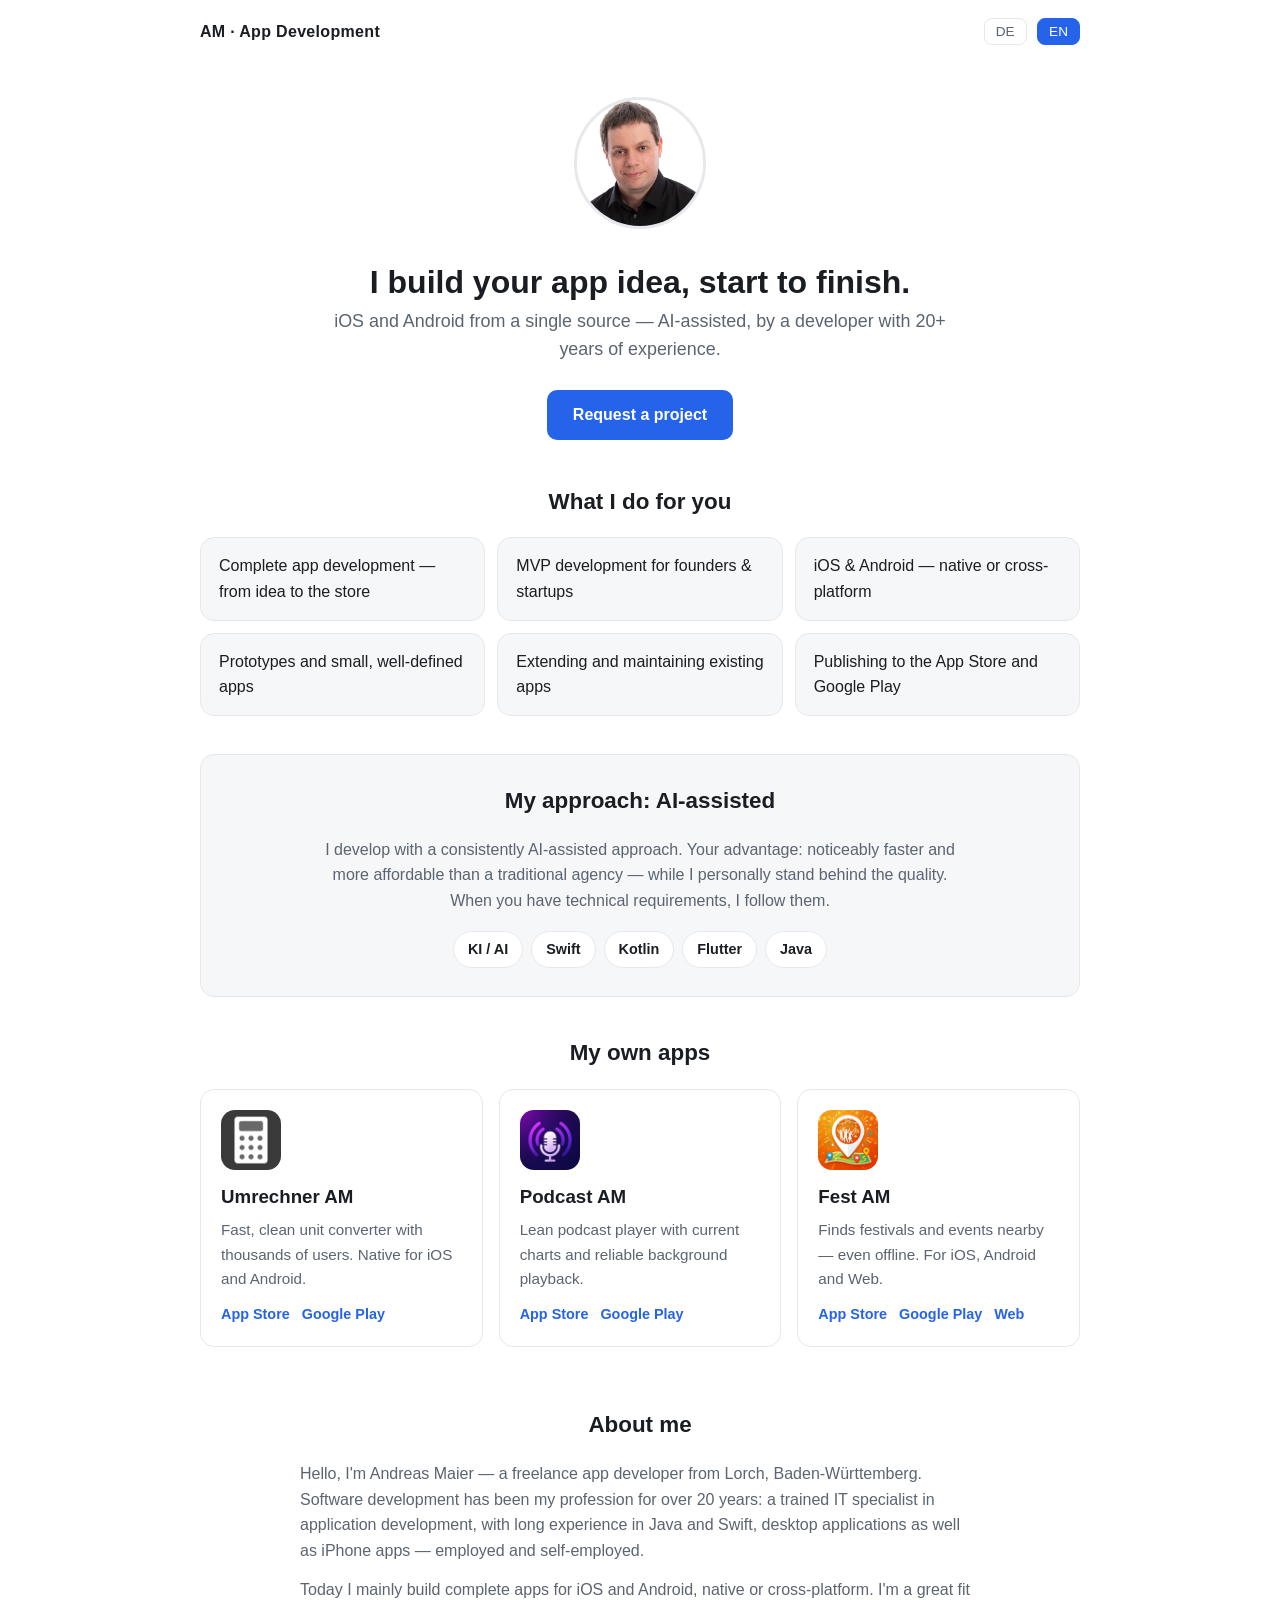
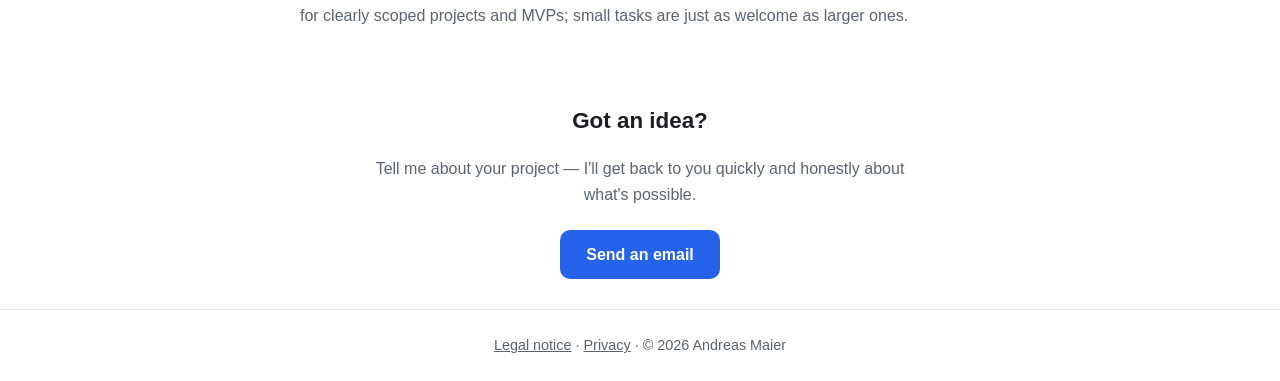
<file: index.html>
<!doctype html>
<html lang="de">
<head>
  <meta charset="utf-8">
  <meta name="viewport" content="width=device-width, initial-scale=1">
  <meta name="robots" content="noindex, nofollow">
  <title>Andreas Maier — App-Entwicklung für iOS &amp; Android</title>
  <meta name="description" content="Freiberuflicher App-Entwickler für iOS und Android — KI-gestützt.">
  <link rel="stylesheet" href="styles.css">
</head>
<body>
  <header class="site-header">
    <span class="brand" data-i18n="brand">AM · App-Entwicklung</span>
    <div class="lang-switch" role="group" aria-label="Sprache / Language">
      <button type="button" data-lang="de">DE</button>
      <button type="button" data-lang="en">EN</button>
    </div>
  </header>

  <main class="wrap">
    <section class="hero">
      <img class="foto" src="img/andreas.png" alt="Andreas Maier" width="132" height="132">
      <h1 data-i18n="hero_title">Ich baue Ihre App-Idee fertig.</h1>
      <p class="sub" data-i18n="hero_sub"></p>
      <a class="cta" href="mailto:andreas_maier@me.com" data-i18n="hero_cta">Projekt anfragen</a>
    </section>

    <section class="services">
      <h2 data-i18n="services_title">Was ich für Sie mache</h2>
      <ul>
        <li data-i18n="svc_1"></li>
        <li data-i18n="svc_2"></li>
        <li data-i18n="svc_3"></li>
        <li data-i18n="svc_4"></li>
        <li data-i18n="svc_5"></li>
        <li data-i18n="svc_6"></li>
      </ul>
    </section>

    <section class="approach">
      <h2 data-i18n="approach_title">Mein Ansatz: KI-gestützt</h2>
      <p data-i18n="approach_text"></p>
      <div class="tech">
        <span>KI / AI</span><span>Swift</span><span>Kotlin</span><span>Flutter</span><span>Java</span>
      </div>
    </section>

    <section class="portfolio">
      <h2 data-i18n="portfolio_title">Eigene Apps</h2>
      <div class="apps">
        <article class="app">
          <img src="img/umrechner.jpg" alt="Umrechner AM" width="60" height="60">
          <h3>Umrechner AM</h3>
          <p data-i18n="app_umrechner"></p>
          <div class="stores">
            <a href="https://apps.apple.com/app/id1450259074" target="_blank" rel="noopener">App Store</a>
            <a href="https://play.google.com/store/apps/details?id=app.amapps.converter" target="_blank" rel="noopener">Google Play</a>
          </div>
        </article>
        <article class="app">
          <img src="img/podcast.jpg" alt="Podcast AM" width="60" height="60">
          <h3>Podcast AM</h3>
          <p data-i18n="app_podcast"></p>
          <div class="stores">
            <a href="https://apps.apple.com/app/id1604019625" target="_blank" rel="noopener">App Store</a>
            <a href="https://play.google.com/store/apps/details?id=com.podcastam.podcast_am" target="_blank" rel="noopener">Google Play</a>
          </div>
        </article>
        <article class="app">
          <img src="img/feste.jpg" alt="Fest AM" width="60" height="60">
          <h3>Fest AM</h3>
          <p data-i18n="app_feste"></p>
          <div class="stores">
            <a href="https://apps.apple.com/app/id6781781563" target="_blank" rel="noopener">App Store</a>
            <a href="https://play.google.com/store/apps/details?id=com.festivalsam.app" target="_blank" rel="noopener">Google Play</a>
            <a href="https://feste.amapps.app" target="_blank" rel="noopener" data-i18n="link_web">Web</a>
          </div>
        </article>
      </div>
    </section>

    <section class="about">
      <h2 data-i18n="about_title">Über mich</h2>
      <p data-i18n="about_1"></p>
      <p data-i18n="about_2"></p>
    </section>

    <section class="contact">
      <h2 data-i18n="contact_title">Ihre Idee?</h2>
      <p data-i18n="contact_text"></p>
      <a class="cta" href="mailto:andreas_maier@me.com" data-i18n="contact_cta">E-Mail schreiben</a>
    </section>
  </main>

  <footer class="site-footer">
    <a href="impressum.html" data-i18n="footer_imprint">Impressum</a> · <a href="datenschutz.html" data-i18n="footer_privacy">Datenschutz</a> · © 2026 Andreas Maier
  </footer>

  <script src="app.js"></script>
</body>
</html>
</file>
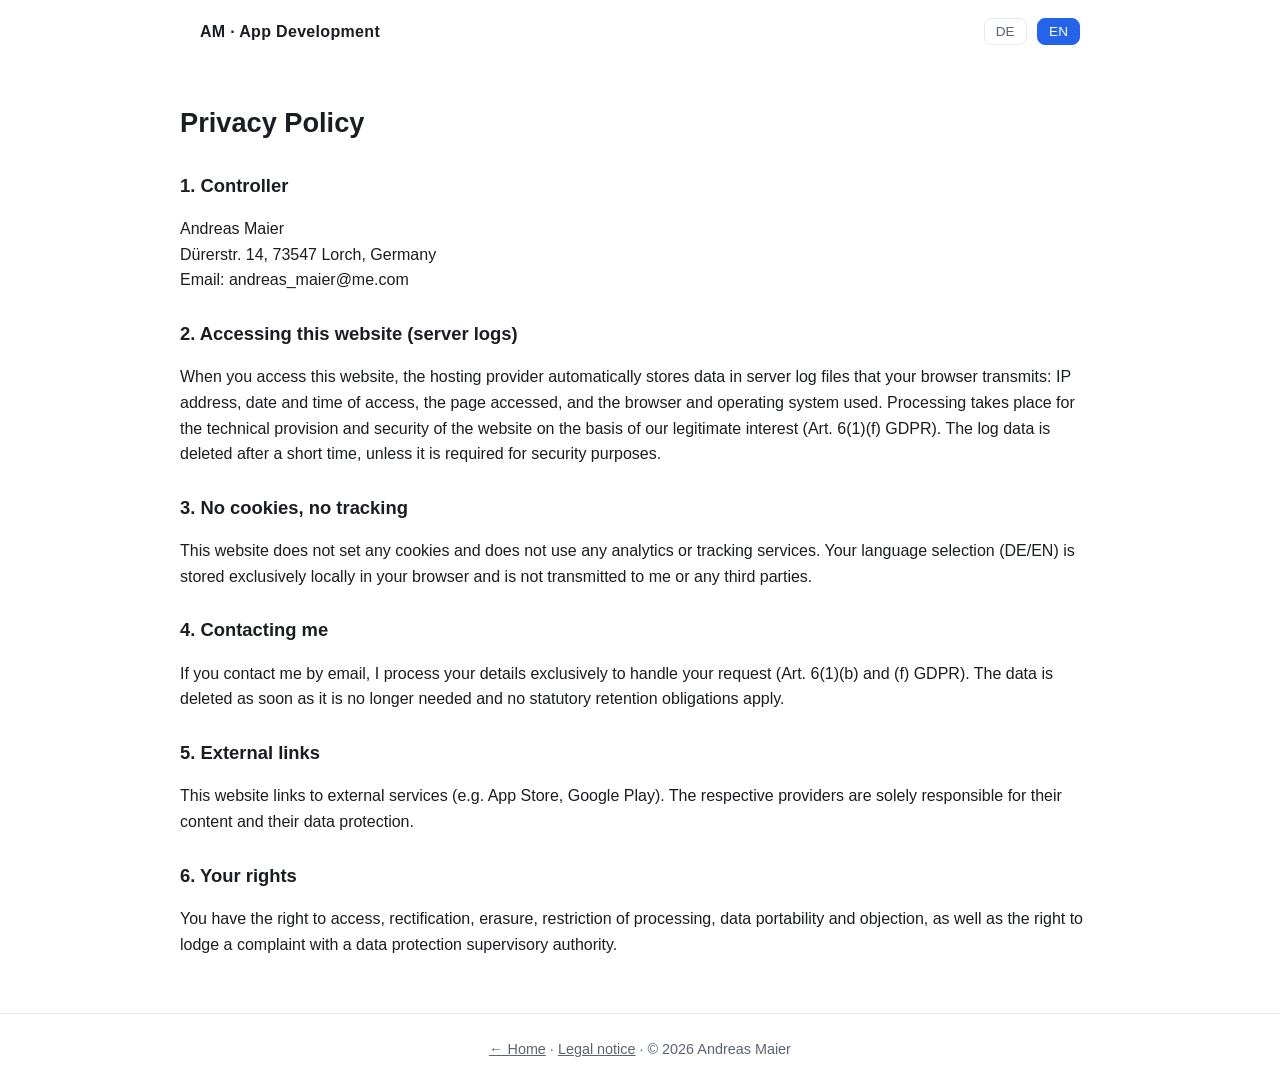
<file: datenschutz.html>
<!doctype html>
<html lang="de">
<head>
  <meta charset="utf-8">
  <meta name="viewport" content="width=device-width, initial-scale=1">
  <meta name="robots" content="noindex, nofollow">
  <title>Datenschutz / Privacy — Andreas Maier</title>
  <link rel="stylesheet" href="styles.css">
</head>
<body>
  <header class="site-header">
    <span class="brand" data-i18n="brand">AM · App-Entwicklung</span>
    <div class="lang-switch" role="group" aria-label="Sprache / Language">
      <button type="button" data-lang="de">DE</button>
      <button type="button" data-lang="en">EN</button>
    </div>
  </header>

  <main class="wrap legal">
    <h1 data-i18n="dp_title">Datenschutzerklärung</h1>

    <h2 data-i18n="dp1_h">1. Verantwortlicher</h2>
    <p data-i18n-html="dp1_addr">
      Andreas Maier<br>
      Dürerstr. 14, 73547 Lorch, Deutschland<br>
      E-Mail: andreas_maier@me.com
    </p>

    <h2 data-i18n="dp2_h">2. Aufruf dieser Website (Server-Logs)</h2>
    <p data-i18n="dp2_p">Beim Aufruf dieser Website werden durch den Hosting-Anbieter automatisch Daten in Server-Logfiles
    gespeichert, die Ihr Browser übermittelt: IP-Adresse, Datum und Uhrzeit des Zugriffs, aufgerufene
    Seite sowie verwendeter Browser und Betriebssystem. Die Verarbeitung erfolgt zur technischen
    Bereitstellung und Sicherheit der Website auf Grundlage unseres berechtigten Interesses
    (Art. 6 Abs. 1 lit. f DSGVO). Die Logdaten werden nach kurzer Zeit gelöscht, soweit sie nicht für
    Sicherheitszwecke benötigt werden.</p>

    <h2 data-i18n="dp3_h">3. Keine Cookies, kein Tracking</h2>
    <p data-i18n="dp3_p">Diese Website setzt keine Cookies und verwendet keine Analyse- oder Tracking-Dienste. Ihre
    Sprachauswahl (DE/EN) wird ausschließlich lokal in Ihrem Browser gespeichert und nicht an mich
    oder Dritte übertragen.</p>

    <h2 data-i18n="dp4_h">4. Kontaktaufnahme</h2>
    <p data-i18n="dp4_p">Wenn Sie mich per E-Mail kontaktieren, verarbeite ich Ihre Angaben ausschließlich zur Bearbeitung
    Ihrer Anfrage (Art. 6 Abs. 1 lit. b und f DSGVO). Die Daten werden gelöscht, sobald sie nicht mehr
    benötigt werden und keine gesetzlichen Aufbewahrungspflichten entgegenstehen.</p>

    <h2 data-i18n="dp5_h">5. Externe Links</h2>
    <p data-i18n="dp5_p">Diese Website verlinkt auf externe Angebote (z. B. App Store, Google Play). Für deren Inhalte und
    den dortigen Datenschutz sind ausschließlich die jeweiligen Anbieter verantwortlich.</p>

    <h2 data-i18n="dp6_h">6. Ihre Rechte</h2>
    <p data-i18n="dp6_p">Sie haben das Recht auf Auskunft, Berichtigung, Löschung, Einschränkung der Verarbeitung,
    Datenübertragbarkeit und Widerspruch sowie das Recht auf Beschwerde bei einer
    Datenschutz-Aufsichtsbehörde.</p>
  </main>

  <footer class="site-footer">
    <a href="index.html" data-i18n="footer_home">← Startseite</a> · <a href="impressum.html" data-i18n="footer_imprint">Impressum</a> · © 2026 Andreas Maier
  </footer>

  <script src="app.js"></script>
</body>
</html>
</file>
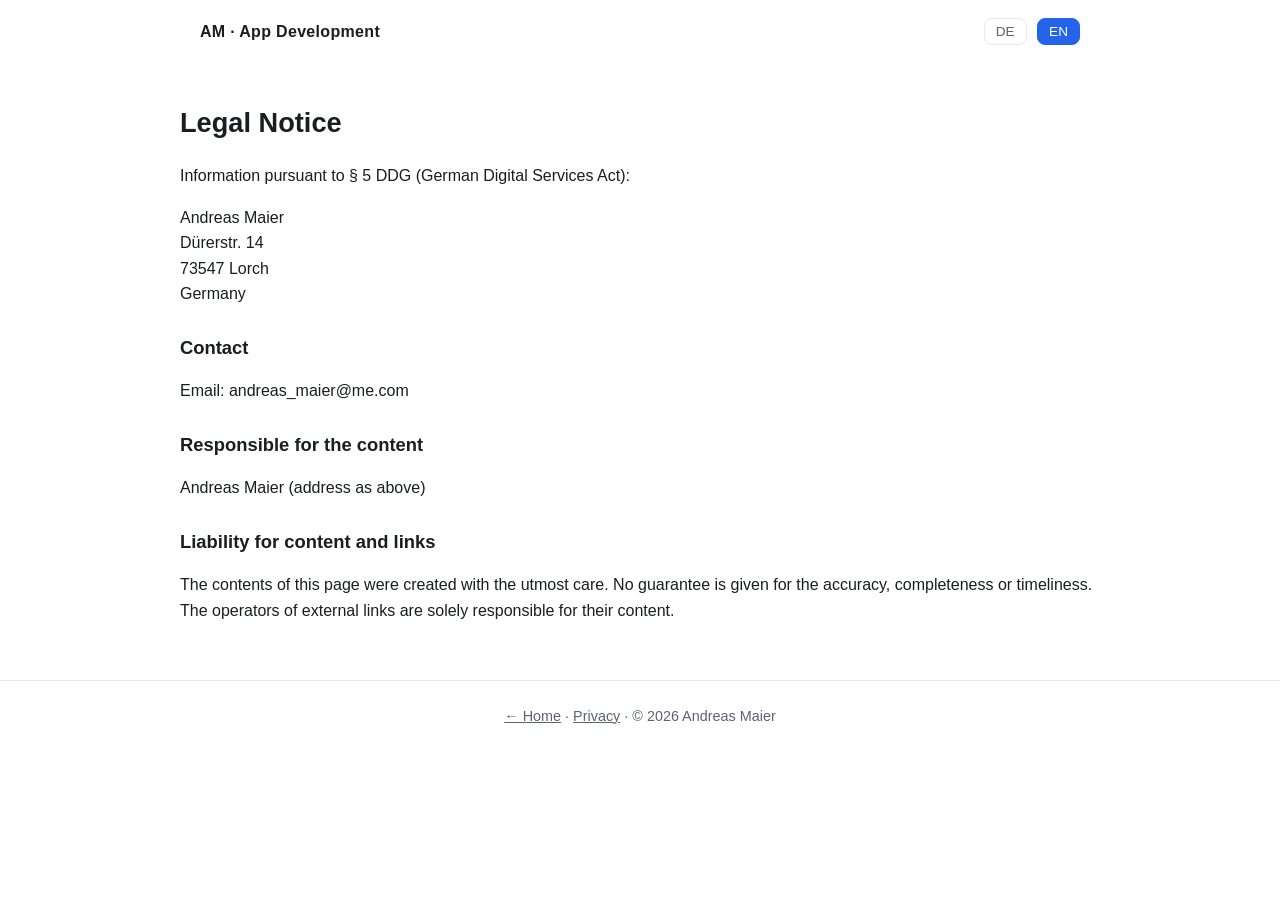
<file: impressum.html>
<!doctype html>
<html lang="de">
<head>
  <meta charset="utf-8">
  <meta name="viewport" content="width=device-width, initial-scale=1">
  <meta name="robots" content="noindex, nofollow">
  <title>Impressum / Legal Notice — Andreas Maier</title>
  <link rel="stylesheet" href="styles.css">
</head>
<body>
  <header class="site-header">
    <span class="brand" data-i18n="brand">AM · App-Entwicklung</span>
    <div class="lang-switch" role="group" aria-label="Sprache / Language">
      <button type="button" data-lang="de">DE</button>
      <button type="button" data-lang="en">EN</button>
    </div>
  </header>

  <main class="wrap legal">
    <h1 data-i18n="imp_title">Impressum</h1>
    <p data-i18n="imp_intro">Angaben gemäß § 5 DDG (Digitale-Dienste-Gesetz):</p>

    <p data-i18n-html="imp_addr">
      Andreas Maier<br>
      Dürerstr. 14<br>
      73547 Lorch<br>
      Deutschland
    </p>

    <h2 data-i18n="imp_contact_h">Kontakt</h2>
    <p data-i18n="imp_contact_p">E-Mail: andreas_maier@me.com</p>

    <h2 data-i18n="imp_resp_h">Verantwortlich für den Inhalt</h2>
    <p data-i18n="imp_resp_p">Andreas Maier (Anschrift wie oben)</p>

    <h2 data-i18n="imp_liab_h">Haftung für Inhalte und Links</h2>
    <p data-i18n="imp_liab_p">Die Inhalte dieser Seite wurden mit größtmöglicher Sorgfalt erstellt. Für Richtigkeit,
    Vollständigkeit und Aktualität wird keine Gewähr übernommen. Für die Inhalte externer Links sind
    ausschließlich deren Betreiber verantwortlich.</p>
  </main>

  <footer class="site-footer">
    <a href="index.html" data-i18n="footer_home">← Startseite</a> · <a href="datenschutz.html" data-i18n="footer_privacy">Datenschutz</a> · © 2026 Andreas Maier
  </footer>

  <script src="app.js"></script>
</body>
</html>
</file>
<file: styles.css>
:root{
  --bg:#ffffff; --bg-soft:#f5f7f9; --text:#1a1d21; --muted:#5b6470;
  --accent:#2563eb; --accent-ink:#ffffff; --border:#e6e8ec; --card:#ffffff;
  --radius:14px; --maxw:920px;
}
@media (prefers-color-scheme:dark){
  :root{ --bg:#0f1216; --bg-soft:#161b22; --text:#e9ecf1; --muted:#9aa4b2;
    --accent:#5b8def; --accent-ink:#0f1216; --border:#242b34; --card:#161b22; }
}
*{box-sizing:border-box}
html{scroll-behavior:smooth}
body{margin:0;font-family:-apple-system,BlinkMacSystemFont,"Segoe UI",Roboto,Helvetica,Arial,sans-serif;
  background:var(--bg);color:var(--text);line-height:1.6;-webkit-font-smoothing:antialiased}
a{color:var(--accent)}
.wrap{max-width:var(--maxw);margin:0 auto;padding:0 20px}

.site-header{display:flex;justify-content:space-between;align-items:center;
  max-width:var(--maxw);margin:0 auto;padding:18px 20px}
.brand{font-weight:700;letter-spacing:.02em}
.lang-switch button{background:none;border:1px solid var(--border);color:var(--muted);
  padding:5px 11px;border-radius:8px;cursor:pointer;font-size:.85rem;margin-left:6px}
.lang-switch button.active{background:var(--accent);color:var(--accent-ink);border-color:var(--accent)}
.site-header .back{text-decoration:none;color:var(--muted);font-size:.9rem}

.hero{text-align:center;padding:34px 20px 14px}
.hero .foto{width:132px;height:132px;border-radius:50%;object-fit:cover;
  border:3px solid var(--border);margin-bottom:22px}
.hero h1{font-size:2rem;margin:.15em 0;line-height:1.2}
.hero .sub{color:var(--muted);font-size:1.12rem;max-width:640px;margin:0 auto 26px}
.cta{display:inline-block;background:var(--accent);color:var(--accent-ink);text-decoration:none;
  padding:12px 26px;border-radius:10px;font-weight:600}
.cta:hover{opacity:.92}

section{padding:30px 0}
section h2{font-size:1.4rem;margin:0 0 18px;text-align:center}

.services ul{list-style:none;padding:0;margin:0;display:grid;
  grid-template-columns:repeat(auto-fit,minmax(240px,1fr));gap:12px}
.services li{background:var(--bg-soft);border:1px solid var(--border);
  border-radius:var(--radius);padding:15px 18px}

.approach{background:var(--bg-soft);border:1px solid var(--border);
  border-radius:var(--radius);padding:28px 24px;margin:8px 0;text-align:center}
.approach p{max-width:660px;margin:0 auto 18px;color:var(--muted)}
.tech{display:flex;flex-wrap:wrap;gap:8px;justify-content:center}
.tech span{background:var(--card);border:1px solid var(--border);border-radius:999px;
  padding:6px 14px;font-size:.9rem;font-weight:600}

.apps{display:grid;grid-template-columns:repeat(auto-fit,minmax(260px,1fr));gap:16px}
.app{background:var(--card);border:1px solid var(--border);border-radius:var(--radius);
  padding:20px;display:flex;flex-direction:column}
.app img{width:60px;height:60px;border-radius:14px;margin-bottom:12px}
.app h3{margin:0 0 6px}
.app p{color:var(--muted);font-size:.95rem;flex:1;margin:0 0 12px}
.app .stores{display:flex;flex-wrap:wrap;gap:12px}
.app .stores a{text-decoration:none;font-size:.9rem;font-weight:600}

.about p{max-width:680px;margin:0 auto 14px;color:var(--muted)}

.contact{text-align:center}
.contact p{color:var(--muted);max-width:560px;margin:0 auto 22px}

.site-footer{border-top:1px solid var(--border);padding:24px 20px;text-align:center;
  color:var(--muted);font-size:.9rem}
.site-footer a{color:var(--muted)}

.legal{padding:20px 0 40px}
.legal h1{font-size:1.7rem}
.legal h2{font-size:1.15rem;margin-top:26px}
.legal .note{margin-top:28px;padding:14px 16px;background:var(--bg-soft);
  border:1px solid var(--border);border-radius:10px;color:var(--muted);font-size:.92rem}

@media(max-width:560px){.hero h1{font-size:1.6rem}.site-header{flex-wrap:wrap;gap:10px}}
</file>
